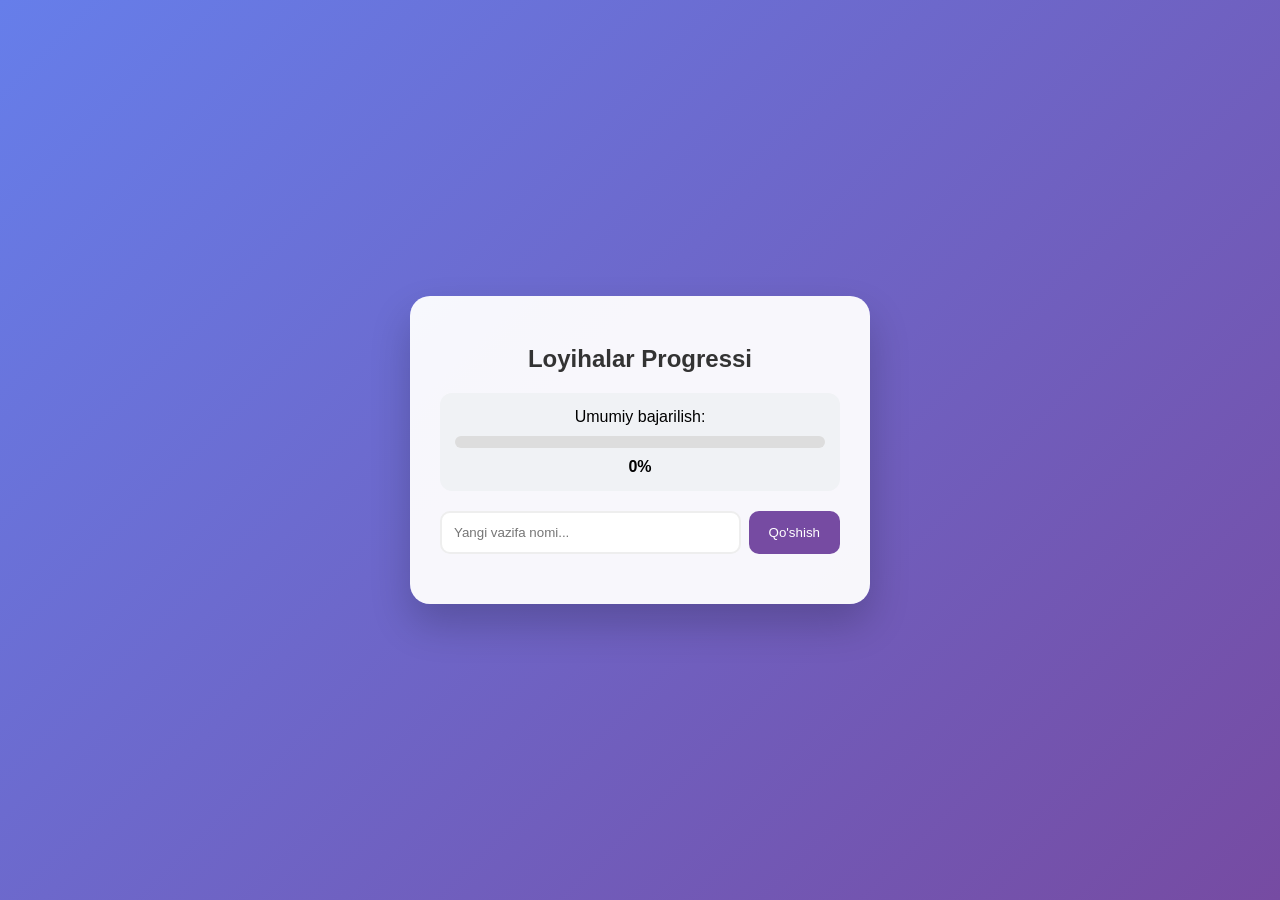
<file: index.html>
<!DOCTYPE html>
<html lang="uz">
<head>
    <meta charset="UTF-8">
    <meta name="viewport" content="width=device-width, initial-scale=1.0">
    <title>Loyihalar Progressi</title>
    <link rel="stylesheet" href="style.css">
</head>
<body>

    <div class="container">
        <h2>Loyihalar Progressi</h2> 
        
        <div class="overall-card">
            <span>Umumiy bajarilish:</span>
            <div class="main-progress-bg">
                <div id="mainProgressBar" class="main-progress-fill"></div>
            </div>
            <strong id="averagePercent">0%</strong>
        </div>

        <div class="input-group">
            <input type="text" id="taskInput" placeholder="Yangi vazifa nomi...">
            <button onclick="addTask()" id="addBtn">Qo'shish</button>
        </div>

        <ul id="taskList">
            </ul>
    </div>

    <script src="script.js"></script>
</body>
</html>
</file>
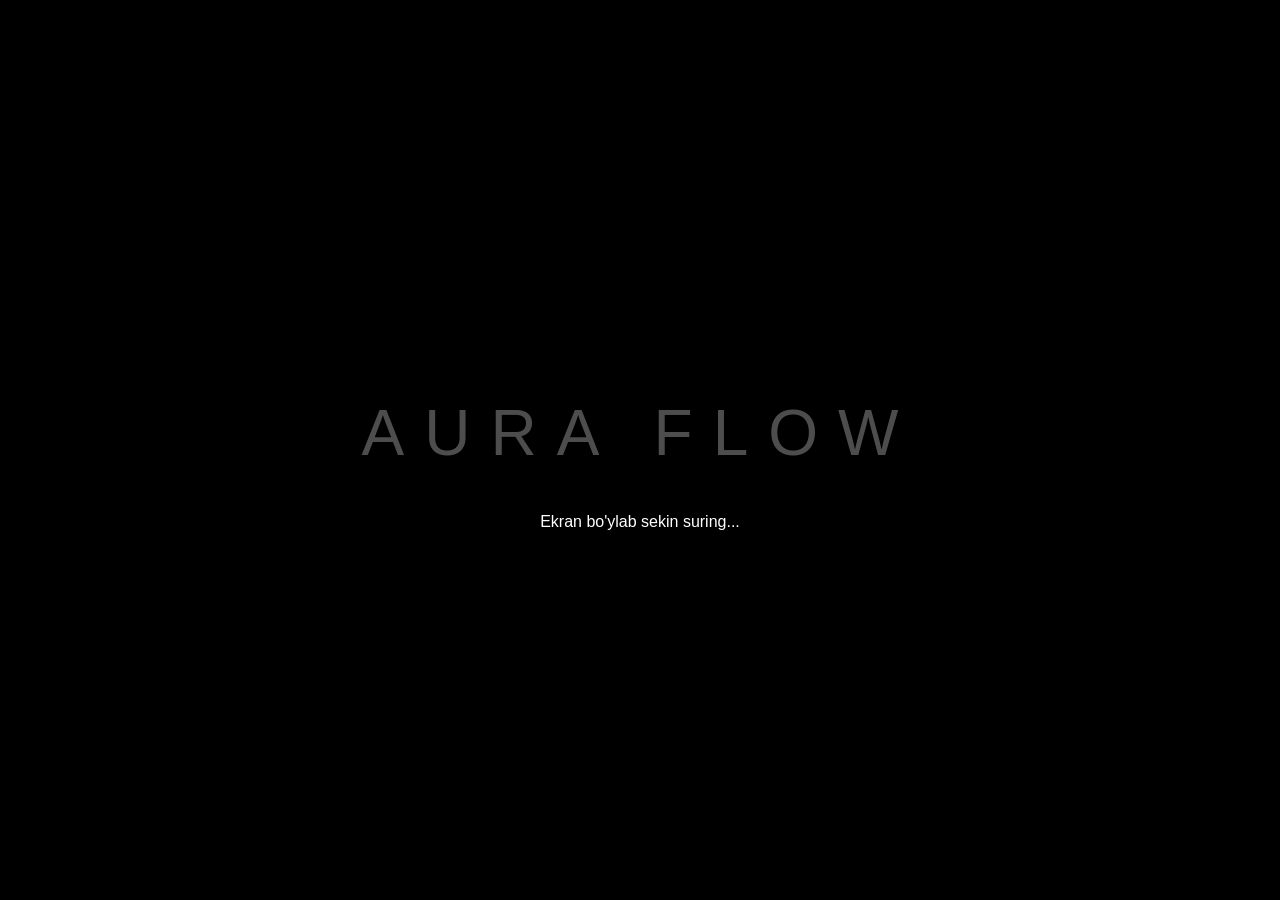
<file: Aura Flow/index.html>
<!DOCTYPE html>
<html lang="uz">
<head>
    <meta charset="UTF-8">
    <title>Aura Flow - Interaktiv Suyuqlik</title>
    <link rel="stylesheet" href="style.css">
</head>
<body>
    <canvas id="canvas1"></canvas>
    <div class="ui">
        <h1>AURA FLOW</h1>
        <p>Ekran bo'ylab sekin suring...</p>
    </div>
    <script src="script.js"></script>
</body>
</html>
</file>
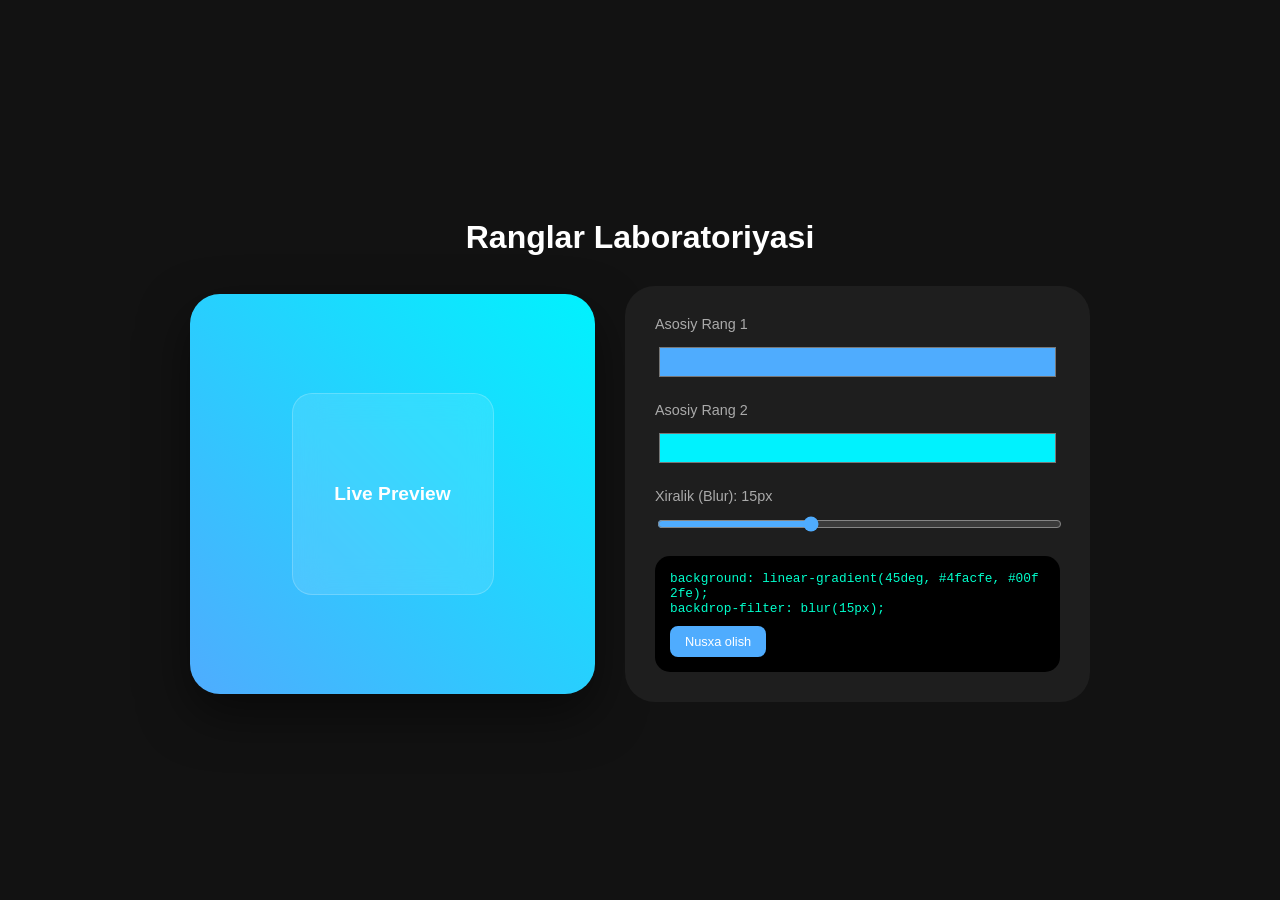
<file: Glassmorphism Gradient Generator/index.html>
<!DOCTYPE html>
<html lang="uz">
<head>
    <meta charset="UTF-8">
    <title>Ranglar Laboratoriyasi</title>
    <link rel="stylesheet" href="style.css">
</head>
<body>

    <div class="container">
        <h1>Ranglar Laboratoriyasi</h1>
        
        <div class="main-layout">
            <div class="preview-box" id="previewCard">
                <div class="glass-object">
                    <p>Live Preview</p>
                </div>
            </div>

            <div class="controls">
                <div class="control-group">
                    <label>Asosiy Rang 1</label>
                    <input type="color" id="color1" value="#4facfe" oninput="updateUI()">
                </div>
                <div class="control-group">
                    <label>Asosiy Rang 2</label>
                    <input type="color" id="color2" value="#00f2fe" oninput="updateUI()">
                </div>
                <div class="control-group">
                    <label>Xiralik (Blur): <span id="blurVal">15px</span></label>
                    <input type="range" id="blur" min="0" max="40" value="15" oninput="updateUI()">
                </div>
                
                <div class="code-box">
                    <code id="cssCode">background: linear-gradient(...);</code>
                    <button onclick="copyCode()">Nusxa olish</button>
                </div>
            </div>
        </div>
    </div>

    <script src="script.js"></script>
</body>
</html>
</file>
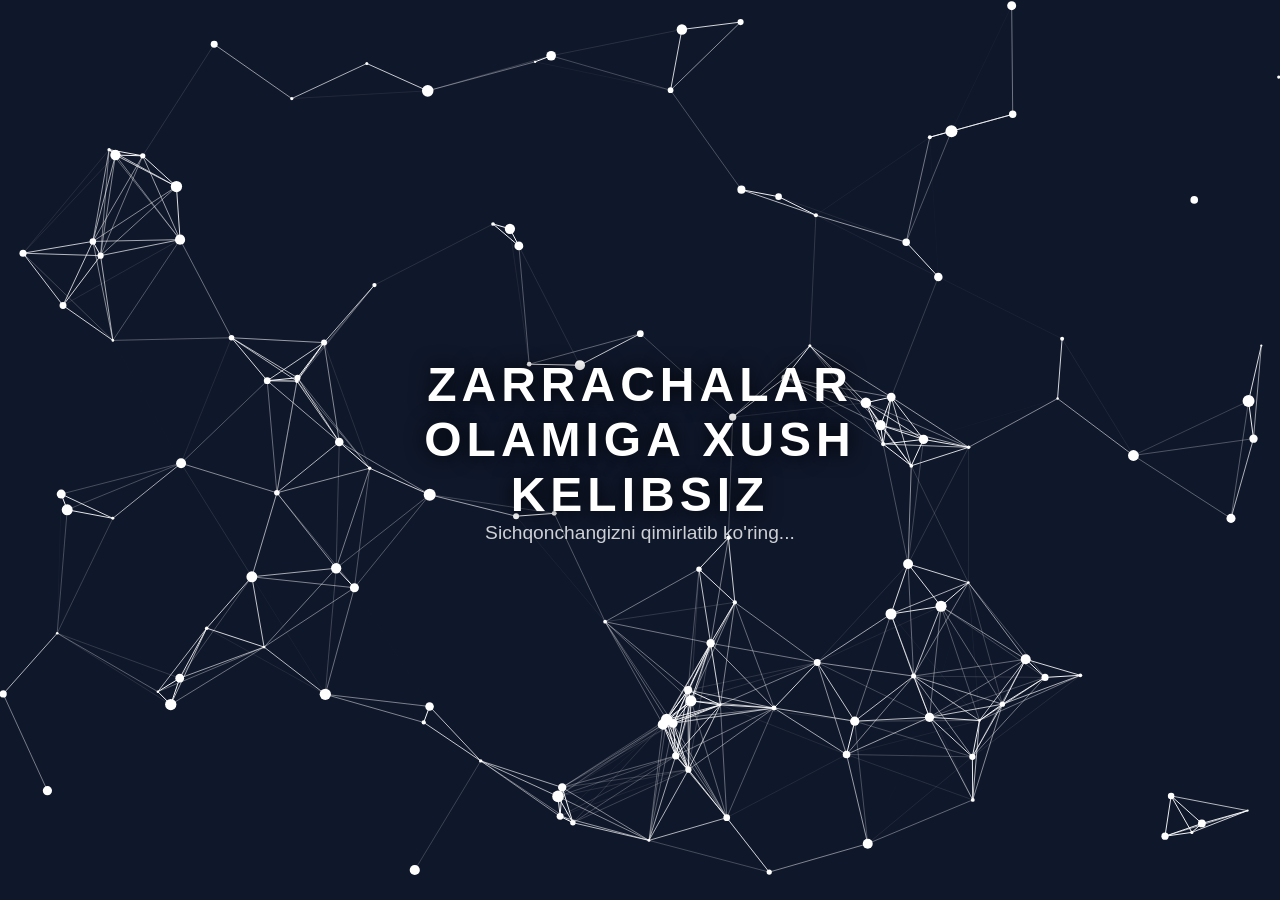
<file: Interactive Particle Network/index.html>
<!DOCTYPE html>
<html lang="uz">
<head>
    <meta charset="UTF-8">
    <title>Zarrachalar Maydoni</title>
    <link rel="stylesheet" href="style.css">
</head>
<body>
    <canvas id="canvas1"></canvas>
    <div class="content">
        <h1>Zarrachalar Olamiga Xush Kelibsiz</h1>
        <p>Sichqonchangizni qimirlatib ko'ring...</p>
    </div>
    <script src="script.js"></script>
</body>
</html>
</file>
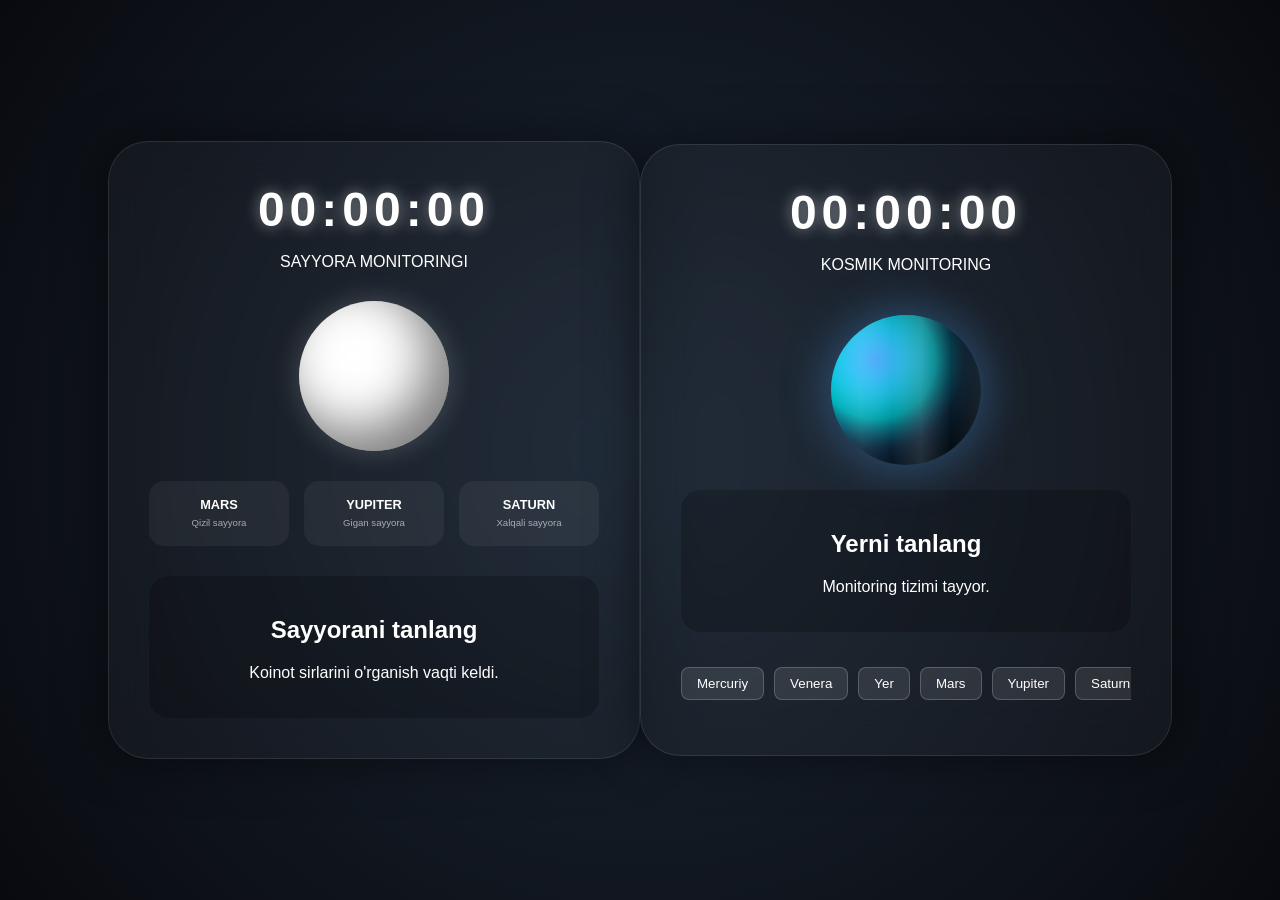
<file: Interaktiv_Koinot_Paneli/index.html>
<!DOCTYPE html>
<html lang="uz">
<head>
    <meta charset="UTF-8">
    <title>Cosmos Dashboard</title>
    <link rel="stylesheet" href="style.css">
</head>
<body>

    <div class="space-bg" id="bg"></div>

    <div class="glass-panel">
        <div class="header">
            <h1 id="time">00:00:00</h1>
            <p>SAYYORA MONITORINGI</p>
        </div>

        <div class="planet-display">
            <div class="planet-circle" id="planet"></div>
        </div>

        <div class="stats-grid">
            <div class="stat-card" onclick="changePlanet('Mars', '#ff4d4d', '24.6 soat')">
                <span>MARS</span>
                <small>Qizil sayyora</small>
            </div>
            <div class="stat-card" onclick="changePlanet('Yupiter', '#ffcc00', '9.9 soat')">
                <span>YUPITER</span>
                <small>Gigan sayyora</small>
            </div>
            <div class="stat-card" onclick="changePlanet('Saturn', '#00d4ff', '10.7 soat')">
                <span>SATURN</span>
                <small>Xalqali sayyora</small>
            </div>
        </div>

        <div class="info-box">
            <h2 id="planet-name">Sayyorani tanlang</h2>
            <p id="planet-desc">Koinot sirlarini o'rganish vaqti keldi.</p>
        </div>
    </div>

    <script src="script.js"></script>


<div class="glass-panel">
    <div class="header">
        <h1 id="time">00:00:00</h1>
        <p>KOSMIK MONITORING</p>
    </div>

    <div class="planet-viewport">
        <div class="planet-sphere" id="planet">
            <div class="texture"></div>
        </div>
    </div>

    <div class="info-box">
        <h2 id="planet-name">Yerni tanlang</h2>
        <p id="planet-desc">Monitoring tizimi tayyor.</p>
    </div>

    <div class="planet-selector">
        <button onclick="updatePlanet('Mercury', '#A5A5A5', '88 kun')">Mercuriy</button>
        <button onclick="updatePlanet('Venus', '#E3BB76', '225 kun')">Venera</button>
        <button onclick="updatePlanet('Earth', '#2271B3', '365 kun')">Yer</button>
        <button onclick="updatePlanet('Mars', '#E27B58', '687 kun')">Mars</button>
        <button onclick="updatePlanet('Jupiter', '#D39C7E', '12 yil')">Yupiter</button>
        <button onclick="updatePlanet('Saturn', '#C5AB6E', '29 yil')">Saturn</button>
        <button onclick="updatePlanet('Uranus', '#BBE1E4', '84 yil')">Uran</button>
        <button onclick="updatePlanet('Neptune', '#6081FF', '165 yil')">Neptun</button>
    </div>
</div>
</body>
</html>
</file>
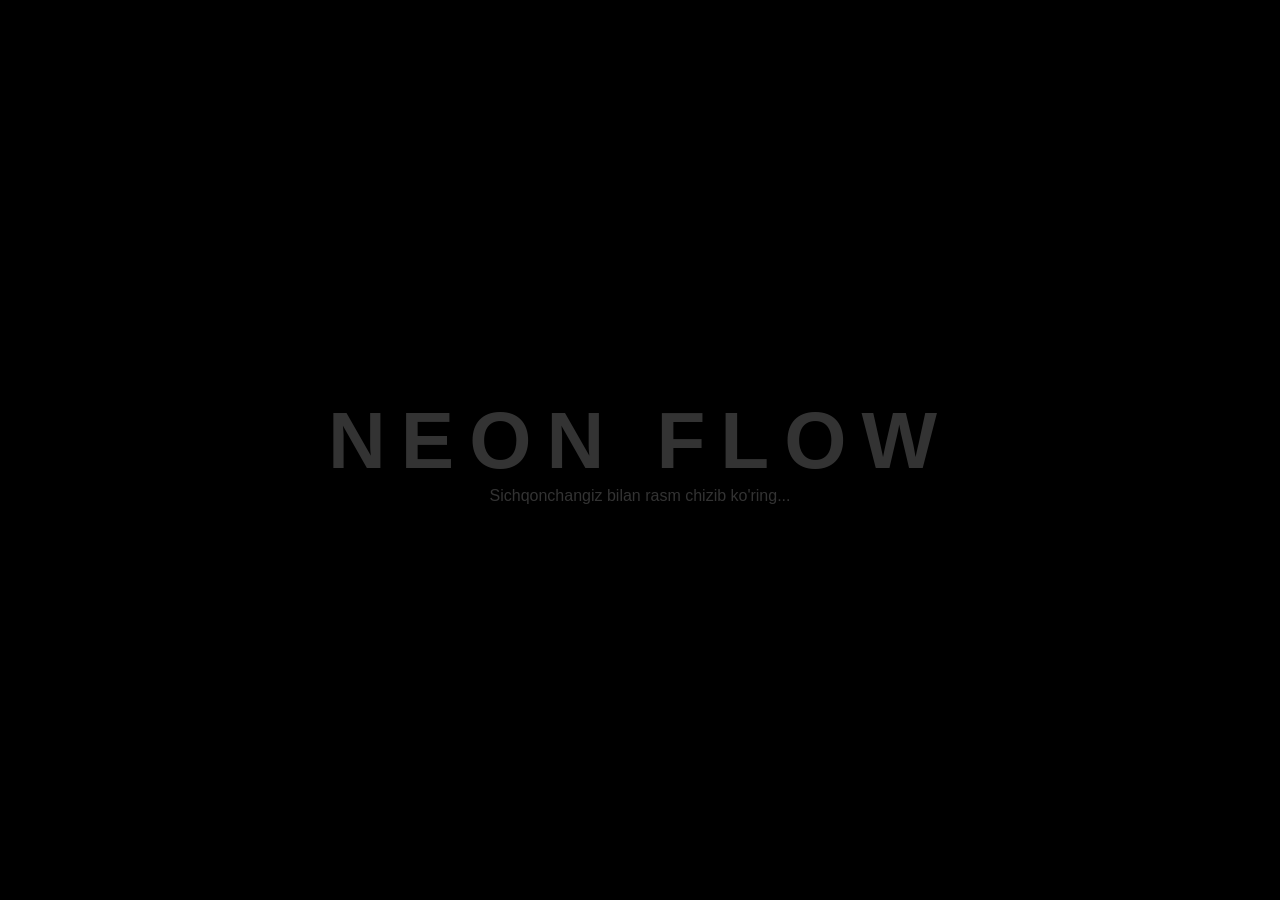
<file: Liquid Cursor/index.html>
<!DOCTYPE html>
<html lang="uz">
<head>
    <meta charset="UTF-8">
    <title>Neon Suyuqlik Effekti</title>
    <link rel="stylesheet" href="style.css">
</head>
<body>
    <canvas id="canvas1"></canvas>
    <div class="overlay">
        <h1>NEON FLOW</h1>
        <p>Sichqonchangiz bilan rasm chizib ko'ring...</p>
    </div>
    <script src="script.js"></script>
</body>
</html>
</file>
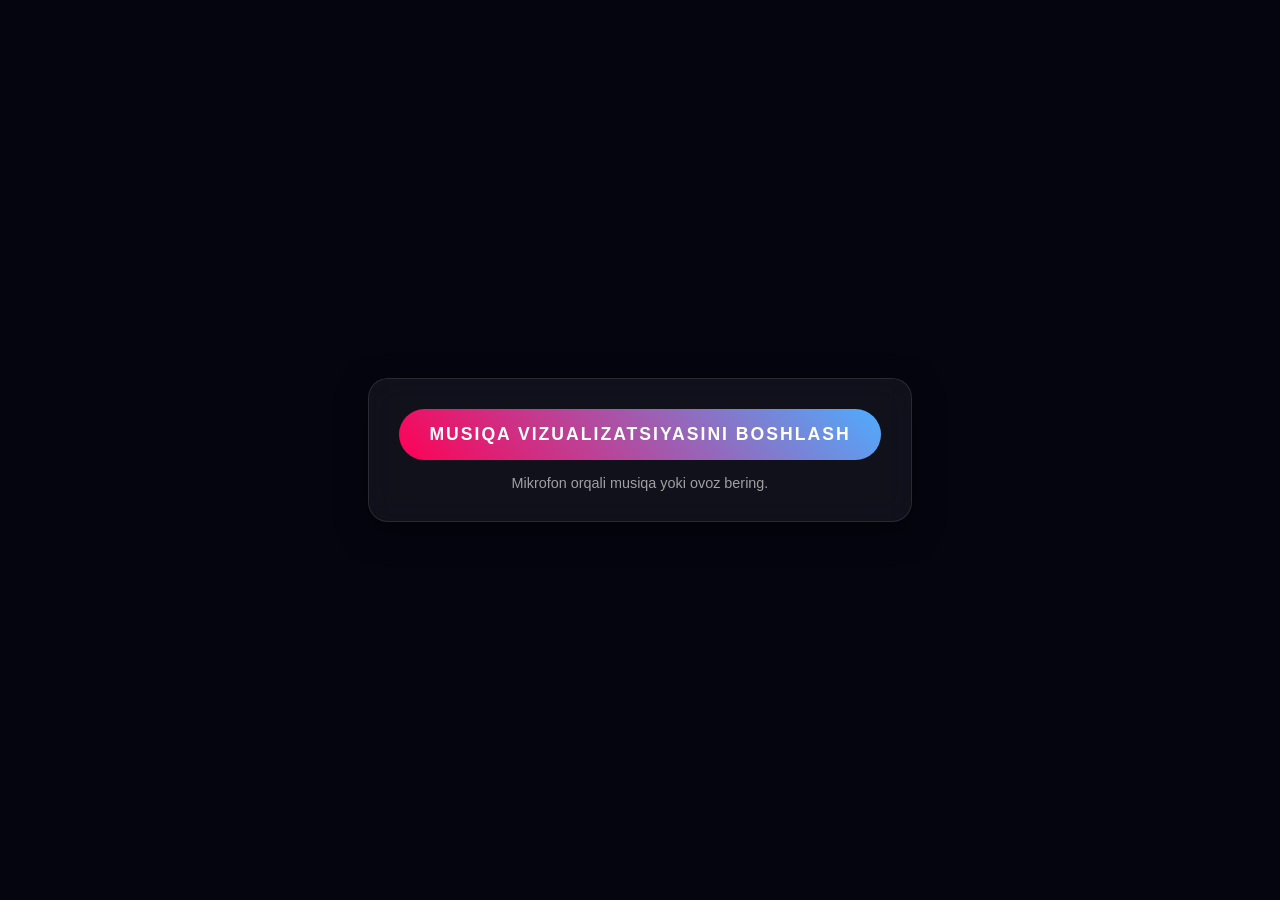
<file: Live Music Visualizer/index.html>
<!DOCTYPE html>
<html lang="uz">
<head>
    <meta charset="UTF-8">
    <title>Jonli Musiqa Vizualizatori</title>
    <link rel="stylesheet" href="style.css">
</head>
<body>

    <div class="main-container">
        <canvas id="visualizer"></canvas>
        
        <div class="controls">
            <button onclick="startVisualizer()" id="startBtn">Musiqa Vizualizatsiyasini Boshlash</button>
            <p class="info">Mikrofon orqali musiqa yoki ovoz bering.</p>
        </div>
    </div>

    <script src="script.js"></script>
</body>
</html>
</file>
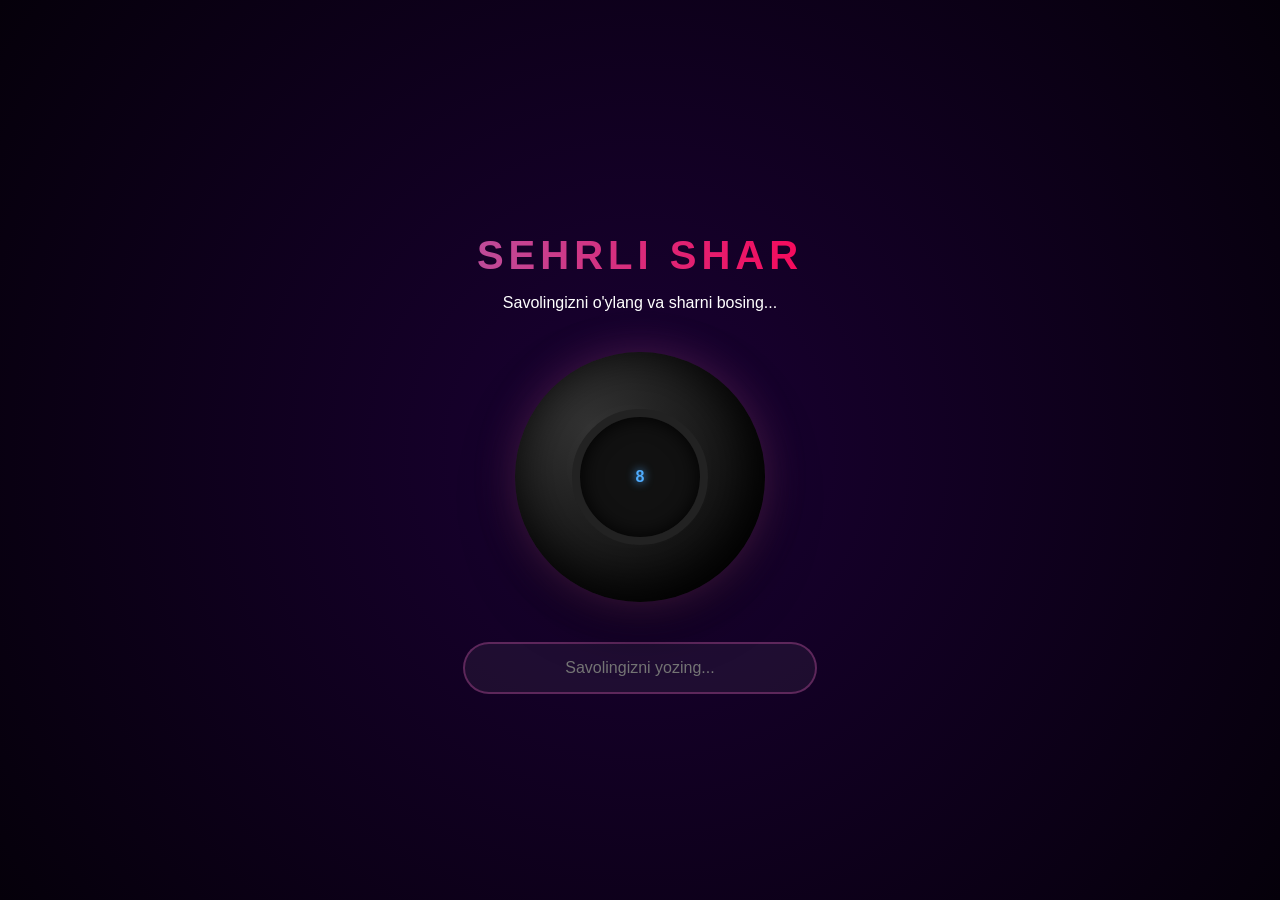
<file: Magic 8-Ball/index.html>
<!DOCTYPE html>
<html lang="uz">
<head>
    <meta charset="UTF-8">
    <title>Sehrli Bashorat Shari</title>
    <link rel="stylesheet" href="style.css">
</head>
<body>

    <div class="game-container">
        <h1>Sehrli Shar</h1>
        <p class="subtitle">Savolingizni o'ylang va sharni bosing...</p>

        <div class="eight-ball" id="ball" onclick="askQuestion()">
            <div class="outer-glow"></div>
            <div class="inner-circle">
                <div class="answer" id="answer">8</div>
            </div>
        </div>

        <div class="input-area">
            <input type="text" id="questionInput" placeholder="Savolingizni yozing...">
        </div>
    </div>

    <script src="script.js"></script>
</body>
</html>
</file>
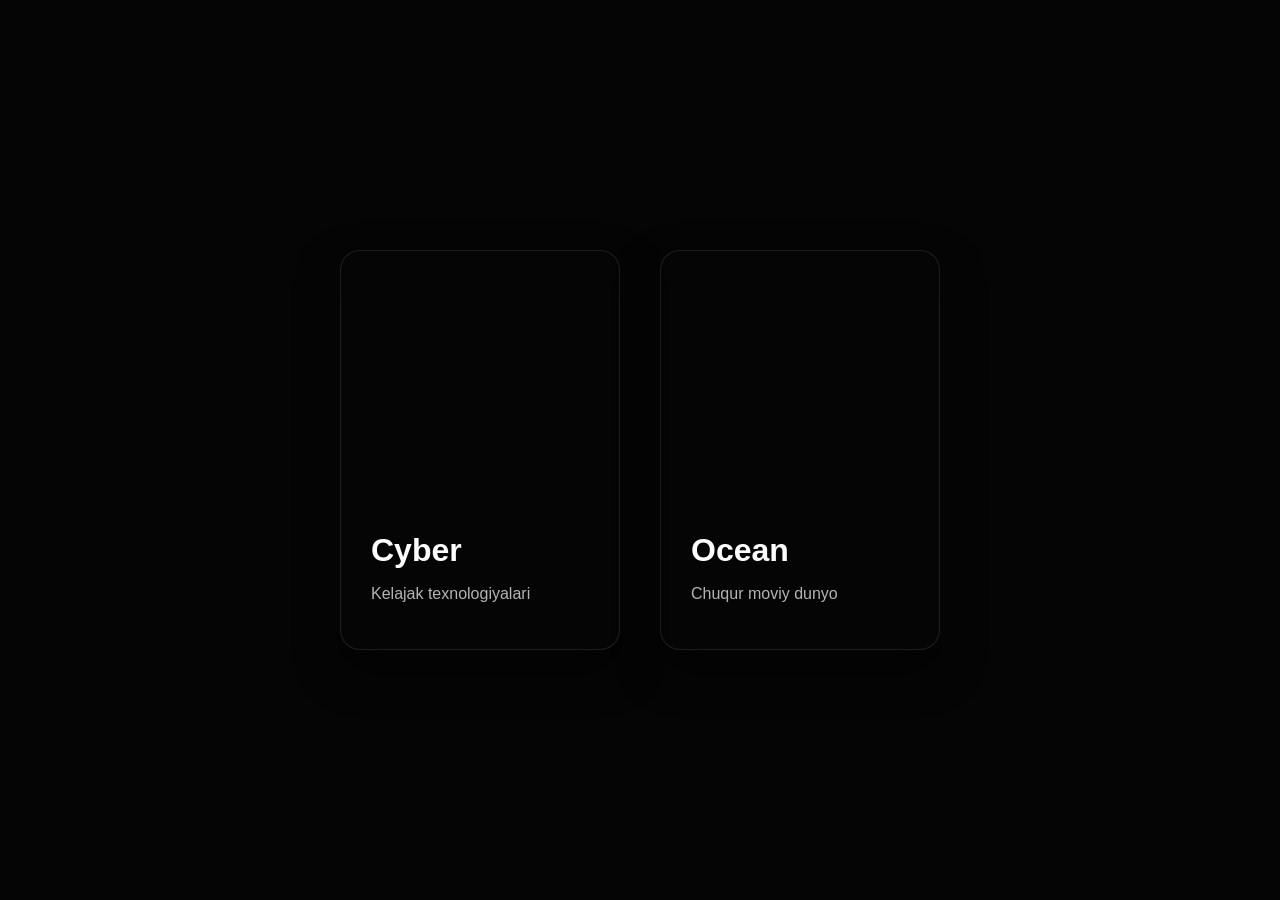
<file: Perspective Hover Gallery/index.html>
<!DOCTYPE html>
<html lang="uz">
<head>
    <meta charset="UTF-8">
    <title>3D Interaktiv Galereya</title>
    <link rel="stylesheet" href="style.css">
</head>
<body>

    <div class="container">
        <div class="card-wrapper">
            <div class="card" style="background-image: url('https://images.unsplash.com/photo-1618005182384-a83a8bd57fbe?auto=format&fit=crop&w=400&q=80');">
                <div class="card-content">
                    <h2>Cyber</h2>
                    <p>Kelajak texnologiyalari</p>
                </div>
                <div class="glare"></div>
            </div>
        </div>

        <div class="card-wrapper">
            <div class="card" style="background-image: url('https://images.unsplash.com/photo-1614850523296-e8c041de4398?auto=format&fit=crop&w=400&q=80');">
                <div class="card-content">
                    <h2>Ocean</h2>
                    <p>Chuqur moviy dunyo</p>
                </div>
                <div class="glare"></div>
            </div>
        </div>
    </div>

    <script src="script.js"></script>
</body>
</html>
</file>
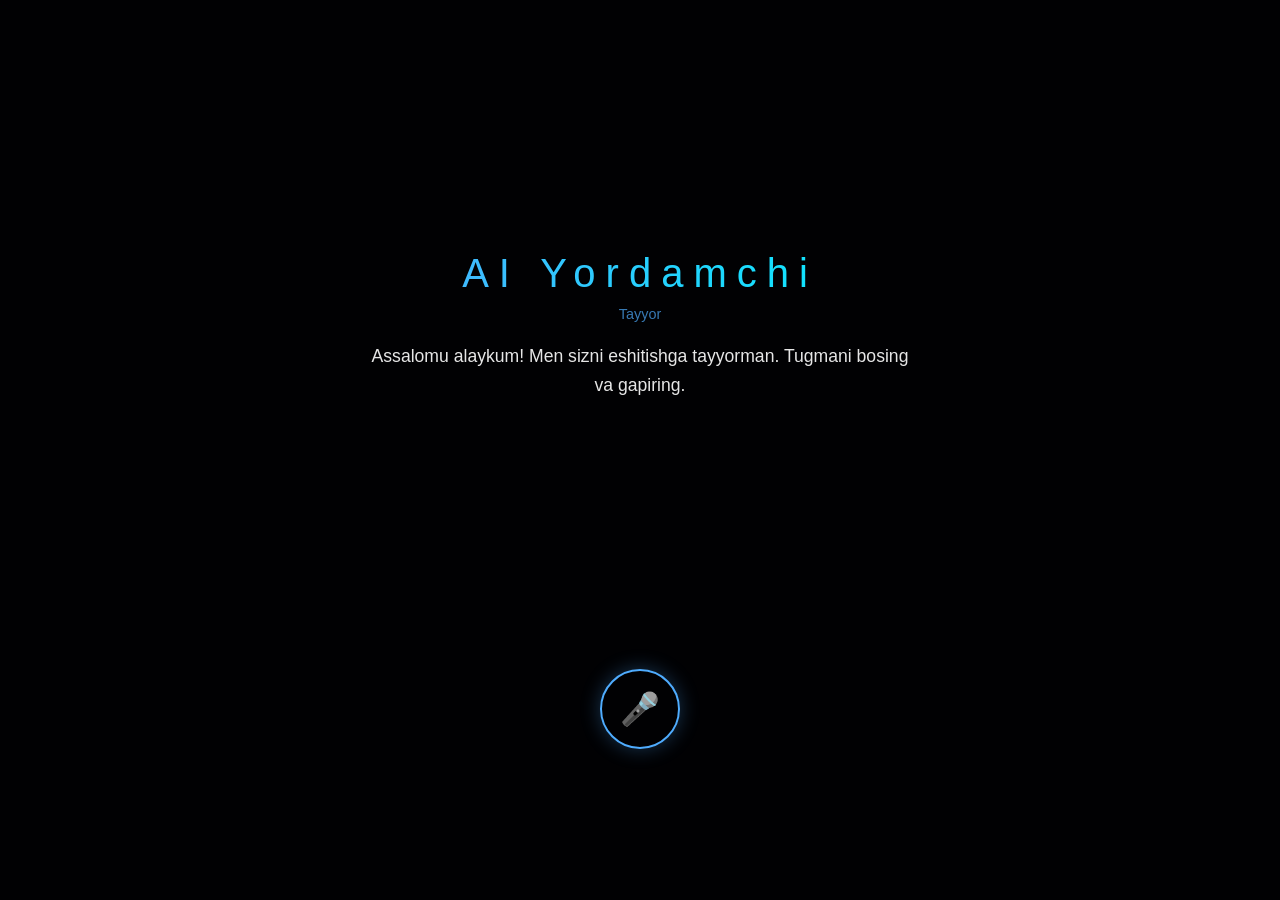
<file: Sun'iy Intellekt Ovozli Yordamchisi Interfeysi/index.html>
<!DOCTYPE html>
<html lang="uz">
<head>
    <meta charset="UTF-8">
    <title>AI Ovozli Yordamchi</title>
    <link rel="stylesheet" href="style.css">
</head>
<body>

    <div class="main-container">
        <div class="ai-box">
            <h1 class="ai-title">AI Yordamchi</h1>
            <div class="status-indicator" id="status">Tayyor</div>
            <p class="ai-response" id="responseText">Assalomu alaykum! Men sizni eshitishga tayyorman. Tugmani bosing va gapiring.</p>
        </div>

        <div class="wave-container">
            <canvas id="waveCanvas"></canvas>
        </div>

        <button class="mic-btn" id="micBtn" onclick="startListening()">
            <span class="icon">🎤</span>
        </button>
    </div>

    <script src="script.js"></script>
</body>
</html>
</file>
<file: style.css>
body {
    font-family: 'Poppins', sans-serif;
    background: linear-gradient(135deg, #667eea 0%, #764ba2 100%);
    display: flex;
    justify-content: center;
    align-items: center;
    min-height: 100vh;
    margin: 0;
}

.container {
    background: rgba(255, 255, 255, 0.95);
    padding: 30px;
    border-radius: 20px;
    box-shadow: 0 20px 40px rgba(0,0,0,0.2);
    width: 400px;
}

h2 { text-align: center; color: #333; margin-bottom: 20px; }

/* Umumiy progress ko'rinishi */
.overall-card {
    background: #f0f2f5;
    padding: 15px;
    border-radius: 12px;
    margin-bottom: 20px;
    display: flex;
    flex-direction: column;
    align-items: center;
    gap: 10px;
}

.main-progress-bg {
    width: 100%;
    height: 12px;
    background: #ddd;
    border-radius: 10px;
    overflow: hidden;
}

.main-progress-fill {
    width: 0%;
    height: 100%;
    background: linear-gradient(90deg, #4facfe 0%, #00f2fe 100%);
    transition: width 0.5s ease;
}

/* Input qismi */
.input-group {
    display: flex;
    gap: 8px;
    margin-bottom: 20px;
}

input {
    flex: 1;
    padding: 12px;
    border: 2px solid #eee;
    border-radius: 10px;
    outline: none;
}

button#addBtn {
    padding: 12px 20px;
    background: #764ba2;
    color: white;
    border: none;
    border-radius: 10px;
    cursor: pointer;
}

/* Vazifalar ro'yxati */
ul { list-style: none; padding: 0; }

li {
    background: white;
    padding: 15px;
    border-radius: 12px;
    margin-bottom: 12px;
    box-shadow: 0 4px 6px rgba(0,0,0,0.05);
    border: 1px solid #eee;
}

.task-header {
    display: flex;
    justify-content: space-between;
    margin-bottom: 10px;
}

.slider-box {
    display: flex;
    align-items: center;
    gap: 10px;
}

input[type="range"] {
    flex: 1;
    accent-color: #764ba2;
    cursor: pointer;
}

.delete-btn {
    background: #ff4757;
    color: white;
    border: none;
    padding: 4px 8px;
    border-radius: 5px;
    cursor: pointer;
    font-size: 11px;
}
</file>
<file: Aura Flow/style.css>
body {
    margin: 0;
    padding: 0;
    overflow: hidden;
    background: #000;
    font-family: 'Montserrat', sans-serif;
}

canvas {
    position: absolute;
    top: 0;
    left: 0;
    filter: blur(40px) contrast(150%); /* Bu "suyuqlik" effektini beradi */
}

.ui {
    position: absolute;
    top: 50%;
    left: 50%;
    transform: translate(-50%, -50%);
    color: white;
    text-align: center;
    pointer-events: none;
    z-index: 10;
}

h1 {
    font-size: 4rem;
    letter-spacing: 20px;
    font-weight: 200;
    opacity: 0.3;
}
</file>
<file: Glassmorphism Gradient Generator/style.css>
body {
    margin: 0;
    height: 100vh;
    display: flex;
    justify-content: center;
    align-items: center;
    background: #121212;
    font-family: 'Segoe UI', sans-serif;
    color: white;
}

.container {
    width: 90%;
    max-width: 900px;
    text-align: center;
}

.main-layout {
    display: flex;
    gap: 30px;
    margin-top: 30px;
    align-items: center;
    flex-wrap: wrap;
}

/* Chap tomondagi ko'rinish oynasi */
.preview-box {
    flex: 1;
    height: 400px;
    border-radius: 30px;
    display: flex;
    justify-content: center;
    align-items: center;
    background: linear-gradient(45deg, #4facfe, #00f2fe);
    box-shadow: 0 20px 50px rgba(0,0,0,0.5);
    min-width: 300px;
}

.glass-object {
    width: 200px;
    height: 200px;
    background: rgba(255, 255, 255, 0.1);
    backdrop-filter: blur(15px);
    border: 1px solid rgba(255, 255, 255, 0.2);
    border-radius: 20px;
    display: flex;
    justify-content: center;
    align-items: center;
    font-weight: bold;
    font-size: 1.2rem;
}

/* O'ng tomondagi boshqaruv paneli */
.controls {
    flex: 1;
    background: #1e1e1e;
    padding: 30px;
    border-radius: 30px;
    text-align: left;
    min-width: 300px;
}

.control-group {
    margin-bottom: 20px;
}

label {
    display: block;
    margin-bottom: 10px;
    font-size: 0.9rem;
    color: #aaa;
}

input[type="color"] {
    width: 100%;
    height: 40px;
    border: none;
    border-radius: 10px;
    cursor: pointer;
    background: none;
}

input[type="range"] {
    width: 100%;
    accent-color: #4facfe;
}

.code-box {
    background: #000;
    padding: 15px;
    border-radius: 15px;
    margin-top: 20px;
    position: relative;
}

code {
    font-family: 'Courier New', monospace;
    font-size: 0.8rem;
    color: #00ffcc;
    display: block;
    word-break: break-all;
    margin-bottom: 10px;
}

button {
    background: #4facfe;
    color: white;
    border: none;
    padding: 8px 15px;
    border-radius: 8px;
    cursor: pointer;
    font-size: 0.8rem;
}

button:active { transform: scale(0.95); }
</file>
<file: Interactive Particle Network/style.css>
* {
    margin: 0;
    padding: 0;
    box-sizing: border-box;
}

body {
    /* Fonni juda to'q rangga o'zgartiramiz */
    background: #0f172a; 
    overflow: hidden;
    font-family: 'Poppins', sans-serif;
}

canvas {
    position: absolute;
    top: 0;
    left: 0;
    display: block;
    z-index: 1;
}

.content {
    position: absolute;
    top: 50%;
    left: 50%;
    transform: translate(-50%, -50%);
    color: white; /* Matn oq bo'ladi */
    text-align: center;
    pointer-events: none;
    z-index: 10; /* Yozuv zarrachalar ustida tursin */
}

h1 {
    font-size: 3rem;
    letter-spacing: 5px;
    text-transform: uppercase;
    /* Matnni yaqqol ko'rsatish uchun soya */
    text-shadow: 0 0 20px rgba(0,0,0,1); 
}

p {
    font-size: 1.2rem;
    opacity: 0.8;
}
</file>
<file: Interaktiv_Koinot_Paneli/style.css>
body {
    margin: 0;
    height: 100vh;
    display: flex;
    justify-content: center;
    align-items: center;
    background: #050505;
    font-family: 'Orbitron', sans-serif; /* Kosmik shrift kabi ko'rinadi */
    color: white;
    overflow: hidden;
}

/* Interaktiv fon */
.space-bg {
    position: fixed;
    top: 0; left: 0; width: 100%; height: 100%;
    background: radial-gradient(circle at center, #1b2735 0%, #090a0f 100%);
    z-index: -1;
}

/* Shaffof va nurlangan panel */
.glass-panel {
    background: rgba(255, 255, 255, 0.03);
    backdrop-filter: blur(25px);
    border: 1px solid rgba(255, 255, 255, 0.1);
    border-radius: 40px;
    padding: 40px;
    width: 450px;
    text-align: center;
    box-shadow: 0 0 50px rgba(0, 0, 0, 0.5);
}

#time {
    font-size: 3rem;
    margin: 0;
    letter-spacing: 5px;
    text-shadow: 0 0 15px rgba(255, 255, 255, 0.5);
}

/* Sayyora aylanasi */
.planet-circle {
    width: 150px;
    height: 150px;
    background: #fff;
    border-radius: 50%;
    margin: 30px auto;
    box-shadow: inset -20px -20px 50px rgba(0,0,0,0.5), 0 0 30px rgba(255,255,255,0.2);
    transition: 0.8s cubic-bezier(0.4, 0, 0.2, 1);
}

/* Tugmalar (Cards) */
.stats-grid {
    display: grid;
    grid-template-columns: repeat(3, 1fr);
    gap: 15px;
    margin: 30px 0;
}

.stat-card {
    background: rgba(255, 255, 255, 0.05);
    padding: 15px 5px;
    border-radius: 15px;
    cursor: pointer;
    border: 1px solid transparent;
    transition: 0.3s;
}

.stat-card:hover {
    background: rgba(255, 255, 255, 0.1);
    border-color: rgba(255, 255, 255, 0.3);
    transform: translateY(-5px);
    box-shadow: 0 10px 20px rgba(0,0,0,0.3);
}

.stat-card span { display: block; font-weight: bold; font-size: 0.8rem; }
.stat-card small { font-size: 0.6rem; opacity: 0.6; }

.info-box {
    background: rgba(0, 0, 0, 0.2);
    padding: 20px;
    border-radius: 20px;
}

/* Sayyora oynasi */
.planet-viewport {
    height: 200px;
    display: flex;
    justify-content: center;
    align-items: center;
    perspective: 1000px;
}

/* Sayyora sferasi */
/* Sayyora sferasi */
.planet-sphere {
    width: 150px;
    height: 150px;
    border-radius: 50%;
    position: relative;
    overflow: hidden;
    
    /* Default Yer teksturasi (okean, quruqlik) */
    background: radial-gradient(circle at 30% 30%, #4facfe 0%, #00f2fe 40%, #2271B3 60%, #1a5a8f 100%);
    
    /* 3D soya effekti (kosmik zulmat) */
    box-shadow: inset -40px -30px 60px rgba(0,0,0,0.9), 
                0 0 50px rgba(79, 172, 254, 0.4);
    
    transition: all 1s ease;
    perspective: 1000px;
}

/* Aylanish effekti uchun tekstura qatlami (Bulutlar yoki relyef) */
.texture {
    width: 200%; /* Ikkibarobar katta */
    height: 100%;
    position: absolute;
    top: 0;
    left: 0;
    
    /* Shaffof bulutlar effekti */
    background-image: linear-gradient(90deg, 
        rgba(255,255,255,0) 0%, 
        rgba(255,255,255,0.1) 10%, 
        rgba(255,255,255,0) 20%, 
        rgba(255,255,255,0.15) 30%, 
        rgba(255,255,255,0) 40%, 
        rgba(255,255,255,0.1) 50%, 
        rgba(255,255,255,0) 60%, 
        rgba(255,255,255,0.15) 70%, 
        rgba(255,255,255,0) 80%, 
        rgba(255,255,255,0.1) 90%, 
        rgba(255,255,255,0) 100%);
        
    animation: rotatePlanet 10s linear infinite; /* Aylanish tezligi */
    opacity: 0.8;
}

/* Teksturani aylantirish animatsiyasi */
@keyframes rotatePlanet {
    from { transform: translateX(0); }
    to { transform: translateX(-50%); }
}

@keyframes rotate {
    from { left: 0%; }
    to { left: -100%; }
}

/* Tugmalar menyusi */
.planet-selector {
    display: flex;
    overflow-x: auto; /* Sayyoralar ko'p bo'lsa yonga suriladi */
    gap: 10px;
    padding: 15px 0;
    margin-top: 20px;
}

/* Scrollbarni chiroyli qilish */
.planet-selector::-webkit-scrollbar { height: 4px; }
.planet-selector::-webkit-scrollbar-thumb { background: rgba(255,255,255,0.2); border-radius: 10px; }

button {
    background: rgba(255, 255, 255, 0.1);
    color: white;
    border: 1px solid rgba(255,255,255,0.2);
    padding: 8px 15px;
    border-radius: 8px;
    cursor: pointer;
    white-space: nowrap;
    transition: 0.3s;
}

button:hover {
    background: rgba(255,255,255,0.3);
}
</file>
<file: Liquid Cursor/style.css>
* {
    margin: 0;
    padding: 0;
    box-sizing: border-box;
}

body {
    background: #000; /* Qop-qora fon neonni yorqin ko'rsatadi */
    overflow: hidden;
    font-family: 'Arial', sans-serif;
}

canvas {
    position: absolute;
    top: 0;
    left: 0;
}

.overlay {
    position: absolute;
    top: 50%;
    left: 50%;
    transform: translate(-50%, -50%);
    color: rgba(255, 255, 255, 0.2); /* Yozuv juda xira bo'ladi */
    text-align: center;
    pointer-events: none;
    z-index: 10;
}

h1 {
    font-size: 5rem;
    letter-spacing: 15px;
    font-weight: 900;
}
</file>
<file: Live Music Visualizer/style.css>
* {
    margin: 0;
    padding: 0;
    box-sizing: border-box;
}

body {
    background-color: #050510; /* Juda to'q ko'k */
    font-family: 'Segoe UI', Tahoma, Geneva, Verdana, sans-serif;
    color: white;
    height: 100vh;
    overflow: hidden;
    display: flex;
    justify-content: center;
    align-items: center;
}

.main-container {
    position: relative;
    width: 100%;
    height: 100%;
    display: flex;
    justify-content: center;
    align-items: center;
}

canvas {
    position: absolute;
    width: 100%;
    height: 100%;
}

.controls {
    z-index: 10;
    background: rgba(255, 255, 255, 0.05);
    backdrop-filter: blur(15px);
    border: 1px solid rgba(255, 255, 255, 0.1);
    padding: 30px;
    border-radius: 20px;
    text-align: center;
    box-shadow: 0 10px 30px rgba(0,0,0,0.5);
    transition: 0.5s;
}

button {
    background: linear-gradient(45deg, #ff0055, #4facfe);
    color: white;
    border: none;
    padding: 15px 30px;
    font-size: 1.1rem;
    font-weight: bold;
    border-radius: 50px;
    cursor: pointer;
    transition: 0.3s ease;
    text-transform: uppercase;
    letter-spacing: 2px;
}

button:hover {
    box-shadow: 0 0 30px rgba(79, 172, 254, 0.6);
    transform: translateY(-2px);
}

.info {
    margin-top: 15px;
    font-size: 0.9rem;
    opacity: 0.6;
}

/* Tugma bosilgandan so'ng yo'qoladigan klass */
.fade-out {
    opacity: 0;
    visibility: hidden;
}
</file>
<file: Magic 8-Ball/style.css>
body {
    margin: 0;
    height: 100vh;
    display: flex;
    justify-content: center;
    align-items: center;
    background: radial-gradient(circle, #1a0033 0%, #05000a 100%);
    font-family: 'Segoe UI', sans-serif;
    color: #fff;
    overflow: hidden;
}

.game-container { text-align: center; }

h1 {
    font-size: 2.5rem;
    text-transform: uppercase;
    letter-spacing: 5px;
    margin-bottom: 10px;
    background: linear-gradient(to right, #bc4e9c, #f80759);
    -webkit-background-clip: text;
    -webkit-text-fill-color: transparent;
}

.eight-ball {
    width: 250px;
    height: 250px;
    background: radial-gradient(circle at 30% 30%, #333 0%, #000 100%);
    border-radius: 50%;
    margin: 40px auto;
    position: relative;
    cursor: pointer;
    box-shadow: inset -10px -10px 50px rgba(0,0,0,1), 0 20px 50px rgba(0,0,0,0.5);
    display: flex;
    justify-content: center;
    align-items: center;
    transition: 0.3s;
}

/* Sharning nurlanishi */
.outer-glow {
    position: absolute;
    width: 100%;
    height: 100%;
    border-radius: 50%;
    box-shadow: 0 0 40px rgba(188, 78, 156, 0.3);
    animation: pulse 2s infinite;
}

@keyframes pulse {
    0% { box-shadow: 0 0 20px rgba(188, 78, 156, 0.3); }
    50% { box-shadow: 0 0 60px rgba(188, 78, 156, 0.6); }
    100% { box-shadow: 0 0 20px rgba(188, 78, 156, 0.3); }
}

.inner-circle {
    width: 120px;
    height: 120px;
    background: #111;
    border-radius: 50%;
    border: 8px solid #222;
    display: flex;
    justify-content: center;
    align-items: center;
    box-shadow: inset 0 0 20px #000;
}

.answer {
    font-size: 1rem;
    text-align: center;
    padding: 10px;
    color: #4facfe;
    text-shadow: 0 0 10px #4facfe;
    font-weight: bold;
    transition: 0.5s;
}

/* Shalkillash animatsiyasi */
.shake {
    animation: shakeAnim 0.5s ease-in-out;
}

@keyframes shakeAnim {
    0%, 100% { transform: translateX(0); }
    20% { transform: translateX(-15px) rotate(-10deg); }
    40% { transform: translateX(15px) rotate(10deg); }
    60% { transform: translateX(-10px) rotate(-5deg); }
    80% { transform: translateX(10px) rotate(5deg); }
}

.input-area input {
    background: rgba(255,255,255,0.05);
    border: 2px solid rgba(188, 78, 156, 0.4);
    padding: 15px 25px;
    border-radius: 30px;
    color: white;
    width: 300px;
    outline: none;
    font-size: 1rem;
    text-align: center;
}
</file>
<file: Perspective Hover Gallery/style.css>
body {
    margin: 0;
    height: 100vh;
    display: flex;
    justify-content: center;
    align-items: center;
    background: #050505;
    font-family: 'Poppins', sans-serif;
    perspective: 1000px; /* 3D chuqurlik beradi */
}

.container {
    display: flex;
    gap: 40px;
}

.card-wrapper {
    width: 280px;
    height: 400px;
    transition: transform 0.1s;
}

.card {
    width: 100%;
    height: 100%;
    background-size: cover;
    background-position: center;
    border-radius: 20px;
    position: relative;
    transform-style: preserve-3d;
    display: flex;
    align-items: flex-end;
    padding: 30px;
    box-sizing: border-box;
    box-shadow: 0 20px 40px rgba(0,0,0,0.5);
    border: 1px solid rgba(255,255,255,0.1);
    overflow: hidden;
}

.card-content {
    color: white;
    transform: translateZ(50px); /* Matnni kartadan "chiqarib" ko'rsatadi */
}

.card-content h2 { font-size: 2rem; margin: 0; }
.card-content p { opacity: 0.7; }

/* Karta ustidagi yaltirash effekti */
.glare {
    position: absolute;
    top: 0; left: 0; width: 100%; height: 100%;
    background: radial-gradient(circle at var(--x) var(--y), rgba(255,255,255,0.3) 0%, rgba(255,255,255,0) 80%);
    pointer-events: none;
}
</file>
<file: Sun'iy Intellekt Ovozli Yordamchisi Interfeysi/style.css>
* {
    margin: 0;
    padding: 0;
    box-sizing: border-box;
}

body {
    background-color: #010103;
    color: white;
    font-family: 'Poppins', sans-serif;
    height: 100vh;
    display: flex;
    justify-content: center;
    align-items: center;
    overflow: hidden;
}

.main-container {
    text-align: center;
    position: relative;
    width: 100%;
    max-width: 600px;
}

.ai-box {
    margin-bottom: 50px;
}

.ai-title {
    font-size: 2.5rem;
    font-weight: 300;
    letter-spacing: 10px;
    background: linear-gradient(90deg, #4facfe, #00f2fe);
    -webkit-background-clip: text;
    -webkit-text-fill-color: transparent;
}

.status-indicator {
    font-size: 0.9rem;
    color: #4facfe;
    opacity: 0.7;
    margin-top: 10px;
}

.ai-response {
    margin-top: 20px;
    font-size: 1.1rem;
    font-weight: 300;
    line-height: 1.6;
    color: rgba(255,255,255,0.9);
    padding: 0 20px;
}

/* To'lqinlar konteyneri */
.wave-container {
    height: 200px;
    width: 100%;
    position: relative;
}

canvas {
    width: 100%;
    height: 100%;
}

/* Mikrofon tugmasi */
.mic-btn {
    width: 80px;
    height: 80px;
    border-radius: 50%;
    background: transparent;
    border: 2px solid #4facfe;
    color: white;
    font-size: 2rem;
    cursor: pointer;
    position: absolute;
    bottom: -100px;
    left: 50%;
    transform: translateX(-50%);
    transition: 0.3s;
    box-shadow: 0 0 20px rgba(79, 172, 254, 0.3);
}

.mic-btn:hover {
    box-shadow: 0 0 40px rgba(79, 172, 254, 0.6);
}

.mic-btn.active {
    background: #ff4d4d;
    border-color: #ff4d4d;
    box-shadow: 0 0 40px rgba(255, 77, 77, 0.6);
    animation: pulseMic 1.5s infinite;
}

@keyframes pulseMic {
    0% { transform: translateX(-50%) scale(1); }
    50% { transform: translateX(-50%) scale(1.1); }
    100% { transform: translateX(-50%) scale(1); }
}
</file>
